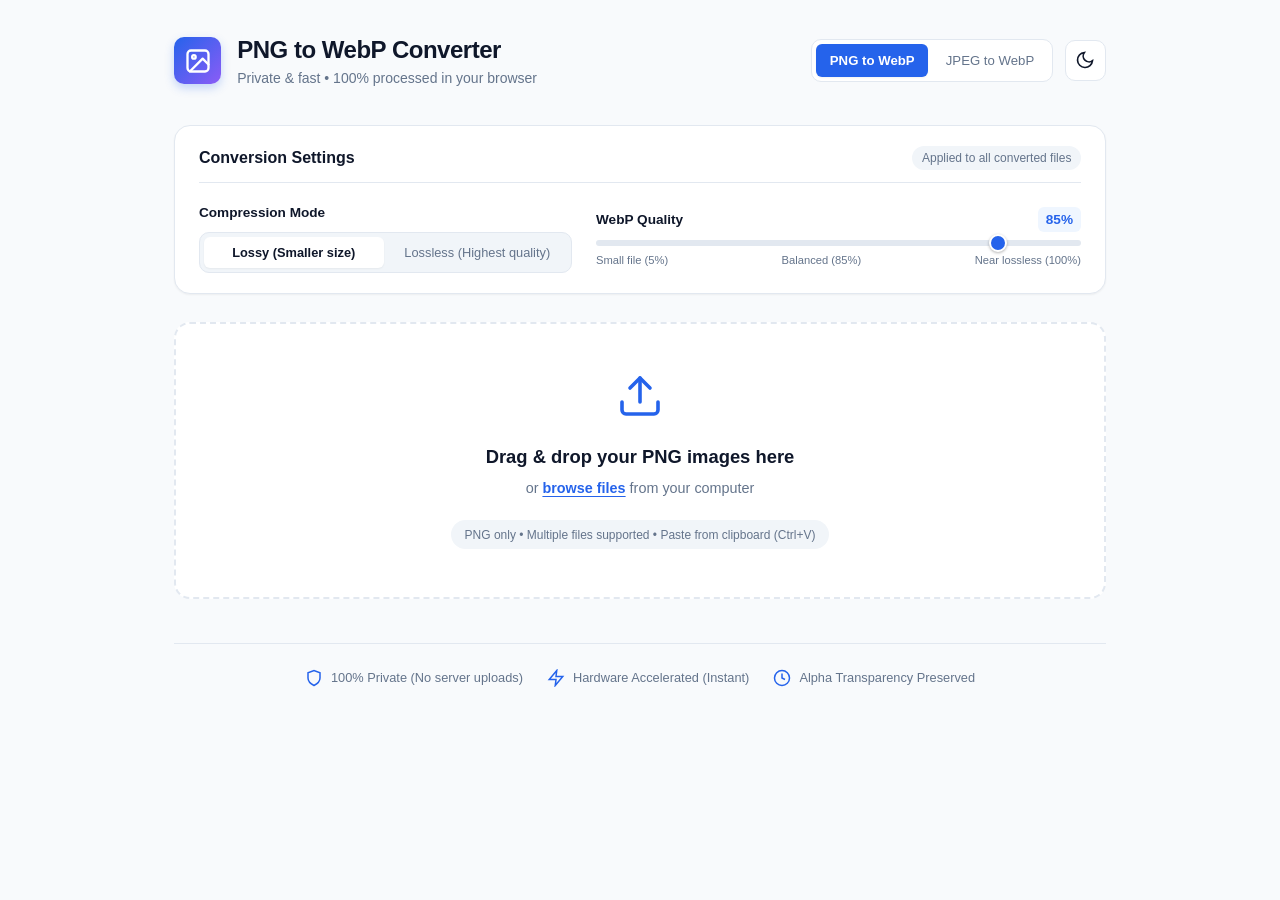
<file: day_2-frontend/index.html>
<!DOCTYPE html>
<html lang="en">
<head>
  <meta charset="UTF-8">
  <meta name="viewport" content="width=device-width, initial-scale=1.0">
  <title>PNG to WebP Converter | 100% Client-Side & Fast</title>
  <meta name="description" content="Free, secure, client-side PNG to WebP converter. No uploads to server, batch conversion, quality adjustments, and side-by-side comparison.">
  <link rel="stylesheet" href="style.css">
</head>
<body>
  <div class="app-container">
    <!-- Header -->
    <header class="app-header">
      <div class="brand">
        <div class="brand-icon">
          <svg viewBox="0 0 24 24" width="28" height="28" fill="none" stroke="currentColor" stroke-width="2" stroke-linecap="round" stroke-linejoin="round">
            <rect x="3" y="3" width="18" height="18" rx="3" ry="3"></rect>
            <circle cx="8.5" cy="8.5" r="1.5"></circle>
            <polyline points="21 15 16 10 5 21"></polyline>
          </svg>
        </div>
        <div class="brand-text">
          <h1>PNG to WebP Converter</h1>
          <p class="subtitle">Private & fast &bull; 100% processed in your browser</p>
        </div>
      </div>

      <div class="header-actions">
        <nav class="nav-tabs" aria-label="Tool Navigation">
          <a href="index.html" class="nav-tab active">PNG to WebP</a>
          <a href="jpeg-to-webp.html" class="nav-tab">JPEG to WebP</a>
        </nav>
        <button id="themeToggleBtn" class="icon-btn" aria-label="Toggle dark/light theme" title="Toggle theme">
          <svg id="themeIconSun" class="theme-icon" viewBox="0 0 24 24" width="20" height="20" fill="none" stroke="currentColor" stroke-width="2">
            <circle cx="12" cy="12" r="5"></circle>
            <line x1="12" y1="1" x2="12" y2="3"></line>
            <line x1="12" y1="21" x2="12" y2="23"></line>
            <line x1="4.22" y1="4.22" x2="5.64" y2="5.64"></line>
            <line x1="18.36" y1="18.36" x2="19.78" y2="19.78"></line>
            <line x1="1" y1="12" x2="3" y2="12"></line>
            <line x1="21" y1="12" x2="23" y2="12"></line>
            <line x1="4.22" y1="19.78" x2="5.64" y2="18.36"></line>
            <line x1="18.36" y1="5.64" x2="19.78" y2="4.22"></line>
          </svg>
          <svg id="themeIconMoon" class="theme-icon" viewBox="0 0 24 24" width="20" height="20" fill="none" stroke="currentColor" stroke-width="2">
            <path d="M21 12.79A9 9 0 1 1 11.21 3 7 7 0 0 0 21 12.79z"></path>
          </svg>
        </button>
      </div>
    </header>

    <!-- Settings Toolbar -->
    <section class="settings-card">
      <div class="settings-header">
        <h2>Conversion Settings</h2>
        <span class="settings-badge">Applied to all converted files</span>
      </div>

      <div class="settings-grid">
        <!-- Compression Mode Toggle -->
        <div class="setting-item">
          <label class="setting-label">Compression Mode</label>
          <div class="toggle-group" role="radiogroup" aria-label="Compression Mode">
            <button type="button" class="toggle-option active" data-mode="lossy" id="modeLossyBtn">
              Lossy (Smaller size)
            </button>
            <button type="button" class="toggle-option" data-mode="lossless" id="modeLosslessBtn">
              Lossless (Highest quality)
            </button>
          </div>
        </div>

        <!-- Quality Slider (Enabled when lossy) -->
        <div class="setting-item" id="qualitySettingItem">
          <div class="setting-label-row">
            <label for="qualitySlider" class="setting-label">WebP Quality</label>
            <span class="quality-value" id="qualityDisplay">85%</span>
          </div>
          <div class="slider-wrapper">
            <input type="range" id="qualitySlider" min="5" max="100" value="85" step="1">
            <div class="slider-ticks">
              <span>Small file (5%)</span>
              <span>Balanced (85%)</span>
              <span>Near lossless (100%)</span>
            </div>
          </div>
        </div>
      </div>
    </section>

    <!-- Upload Drop Zone -->
    <section class="upload-section">
      <div class="drop-zone" id="dropZone" tabindex="0" role="button" aria-label="Drop PNG images here or click to browse">
        <input type="file" id="fileInput" accept="image/png" multiple hidden>
        <div class="drop-icon">
          <svg viewBox="0 0 24 24" width="48" height="48" fill="none" stroke="currentColor" stroke-width="1.8" stroke-linecap="round" stroke-linejoin="round">
            <path d="M21 15v4a2 2 0 0 1-2 2H5a2 2 0 0 1-2-2v-4"></path>
            <polyline points="17 8 12 3 7 8"></polyline>
            <line x1="12" y1="3" x2="12" y2="15"></line>
          </svg>
        </div>
        <p class="drop-title">Drag & drop your PNG images here</p>
        <p class="drop-subtitle">or <span class="highlight-browse">browse files</span> from your computer</p>
        <div class="drop-hint">
          <span>PNG only &bull; Multiple files supported &bull; Paste from clipboard (Ctrl+V)</span>
        </div>
      </div>
    </section>

    <!-- Global Progress / Status Bar -->
    <div id="conversionProgressBar" class="progress-bar-container hidden">
      <div class="progress-info">
        <span id="progressText">Converting images...</span>
        <span id="progressPercent">0%</span>
      </div>
      <div class="progress-track">
        <div id="progressFill" class="progress-fill"></div>
      </div>
    </div>

    <!-- Active Single Image Comparison View -->
    <section id="comparisonSection" class="comparison-section hidden">
      <div class="comparison-header">
        <div>
          <h2 id="comparisonTitle">Image Comparison</h2>
          <p class="section-desc" id="comparisonSubtitle">Inspect quality and size reduction side-by-side</p>
        </div>
        <div class="comparison-badges" id="comparisonStatsBadge">
          <!-- Populated by JS -->
        </div>
      </div>

      <div class="comparison-grid">
        <!-- Original PNG card -->
        <div class="image-preview-card">
          <div class="preview-card-header">
            <span class="preview-tag tag-png">Original PNG</span>
            <span class="preview-filesize" id="originalFileSize">-</span>
          </div>
          <div class="preview-canvas-wrapper checkerboard-bg">
            <img id="originalPreviewImg" alt="Original PNG Preview">
          </div>
          <div class="preview-card-footer">
            <span id="originalDimensions">-</span>
          </div>
        </div>

        <!-- Converted WebP card -->
        <div class="image-preview-card">
          <div class="preview-card-header">
            <span class="preview-tag tag-webp">Converted WebP</span>
            <span class="preview-filesize" id="convertedFileSize">-</span>
          </div>
          <div class="preview-canvas-wrapper checkerboard-bg">
            <img id="convertedPreviewImg" alt="Converted WebP Preview">
          </div>
          <div class="preview-card-footer flex-between">
            <span id="convertedDimensions">-</span>
            <a id="singleDownloadBtn" class="btn btn-primary btn-sm" download="converted.webp">
              <svg viewBox="0 0 24 24" width="16" height="16" fill="none" stroke="currentColor" stroke-width="2">
                <path d="M21 15v4a2 2 0 0 1-2 2H5a2 2 0 0 1-2-2v-4"></path>
                <polyline points="7 10 12 15 17 10"></polyline>
                <line x1="12" y1="15" x2="12" y2="3"></line>
              </svg>
              Download WebP
            </a>
          </div>
        </div>
      </div>
    </section>

    <!-- Batch Queue Section -->
    <section id="queueSection" class="queue-section hidden">
      <div class="queue-header">
        <div class="queue-title-group">
          <h2>Conversion Queue (<span id="queueCount">0</span>)</h2>
          <div id="totalSavingsBadge" class="savings-summary-pill hidden">
            <!-- Populated by JS -->
          </div>
        </div>
        <div class="queue-actions">
          <button id="downloadAllZipBtn" class="btn btn-primary">
            <svg viewBox="0 0 24 24" width="16" height="16" fill="none" stroke="currentColor" stroke-width="2">
              <path d="M21 15v4a2 2 0 0 1-2 2H5a2 2 0 0 1-2-2v-4"></path>
              <polyline points="7 10 12 15 17 10"></polyline>
              <line x1="12" y1="15" x2="12" y2="3"></line>
            </svg>
            Download All (.zip)
          </button>
          <button id="clearAllBtn" class="btn btn-secondary">
            <svg viewBox="0 0 24 24" width="16" height="16" fill="none" stroke="currentColor" stroke-width="2">
              <polyline points="3 6 5 6 21 6"></polyline>
              <path d="M19 6v14a2 2 0 0 1-2 2H7a2 2 0 0 1-2-2V6m3 0V4a2 2 0 0 1 2-2h4a2 2 0 0 1 2 2v2"></path>
            </svg>
            Clear All
          </button>
        </div>
      </div>

      <div class="queue-list" id="queueList">
        <!-- Rendered dynamically -->
      </div>
    </section>

    <!-- Footer Features / Privacy info -->
    <footer class="app-footer">
      <div class="feature-pills">
        <div class="feature-item">
          <svg viewBox="0 0 24 24" width="18" height="18" fill="none" stroke="currentColor" stroke-width="2">
            <path d="M12 22s8-4 8-10V5l-8-3-8 3v7c0 6 8 10 8 10z"></path>
          </svg>
          <span>100% Private (No server uploads)</span>
        </div>
        <div class="feature-item">
          <svg viewBox="0 0 24 24" width="18" height="18" fill="none" stroke="currentColor" stroke-width="2">
            <polygon points="13 2 3 14 12 14 11 22 21 10 12 10 13 2"></polygon>
          </svg>
          <span>Hardware Accelerated (Instant)</span>
        </div>
        <div class="feature-item">
          <svg viewBox="0 0 24 24" width="18" height="18" fill="none" stroke="currentColor" stroke-width="2">
            <circle cx="12" cy="12" r="10"></circle>
            <polyline points="12 6 12 12 16 14"></polyline>
          </svg>
          <span>Alpha Transparency Preserved</span>
        </div>
      </div>
    </footer>
  </div>

  <script src="app.js"></script>
</body>
</html>
</file>
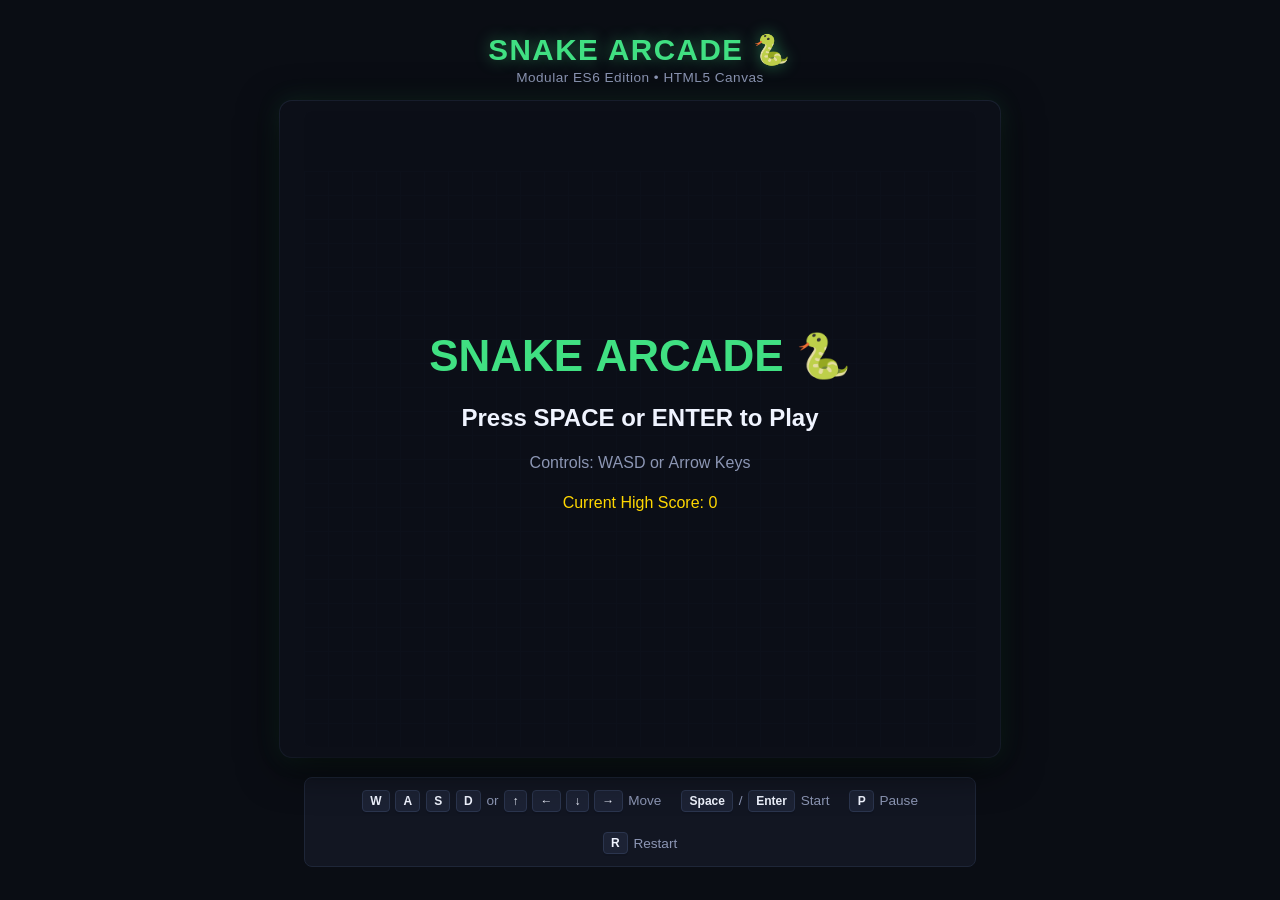
<file: snake_game_modular_js/index.html>
<!DOCTYPE html>
<html lang="en">
<head>
    <meta charset="UTF-8">
    <meta name="viewport" content="width=device-width, initial-scale=1.0, maximum-scale=1.0, user-scalable=no">
    <title>Snake Arcade 🐍 (Modular Web Edition)</title>
    <link rel="stylesheet" href="style.css">
</head>
<body>
    <div class="arcade-wrapper">
        <!-- Arcade Header -->
        <header class="arcade-header">
            <h1 class="arcade-title">SNAKE ARCADE 🐍</h1>
            <p class="arcade-subtitle">Modular ES6 Edition • HTML5 Canvas</p>
        </header>

        <!-- Cabinet Screen Frame -->
        <main class="screen-container">
            <canvas id="gameCanvas" width="672" height="636" aria-label="Snake Game Board"></canvas>
        </main>

        <!-- Controls Section -->
        <footer class="controls-section">
            <!-- Desktop Keyboard Cheat-Sheet -->
            <div class="key-hints">
                <div class="key-group">
                    <kbd>W</kbd><kbd>A</kbd><kbd>S</kbd><kbd>D</kbd> or <kbd>↑</kbd><kbd>←</kbd><kbd>↓</kbd><kbd>→</kbd>
                    <span>Move</span>
                </div>
                <div class="key-group">
                    <kbd>Space</kbd> / <kbd>Enter</kbd>
                    <span>Start</span>
                </div>
                <div class="key-group">
                    <kbd>P</kbd>
                    <span>Pause</span>
                </div>
                <div class="key-group">
                    <kbd>R</kbd>
                    <span>Restart</span>
                </div>
            </div>

            <!-- Virtual Touch / Mobile D-Pad Controls -->
            <div class="virtual-controls" aria-label="Mobile Gamepad Controls">
                <div class="d-pad">
                    <button type="button" class="pad-btn up" data-action="UP" aria-label="Up">▲</button>
                    <button type="button" class="pad-btn left" data-action="LEFT" aria-label="Left">◀</button>
                    <button type="button" class="pad-btn down" data-action="DOWN" aria-label="Down">▼</button>
                    <button type="button" class="pad-btn right" data-action="RIGHT" aria-label="Right">▶</button>
                </div>

                <div class="action-buttons">
                    <button type="button" class="action-btn accent" data-action="START">Play / Resume</button>
                    <button type="button" class="action-btn" data-action="RESTART">Restart (R)</button>
                </div>
            </div>
        </footer>
    </div>

    <!-- Modular Application Script -->
    <script type="module" src="./main.js"></script>
</body>
</html>
</file>
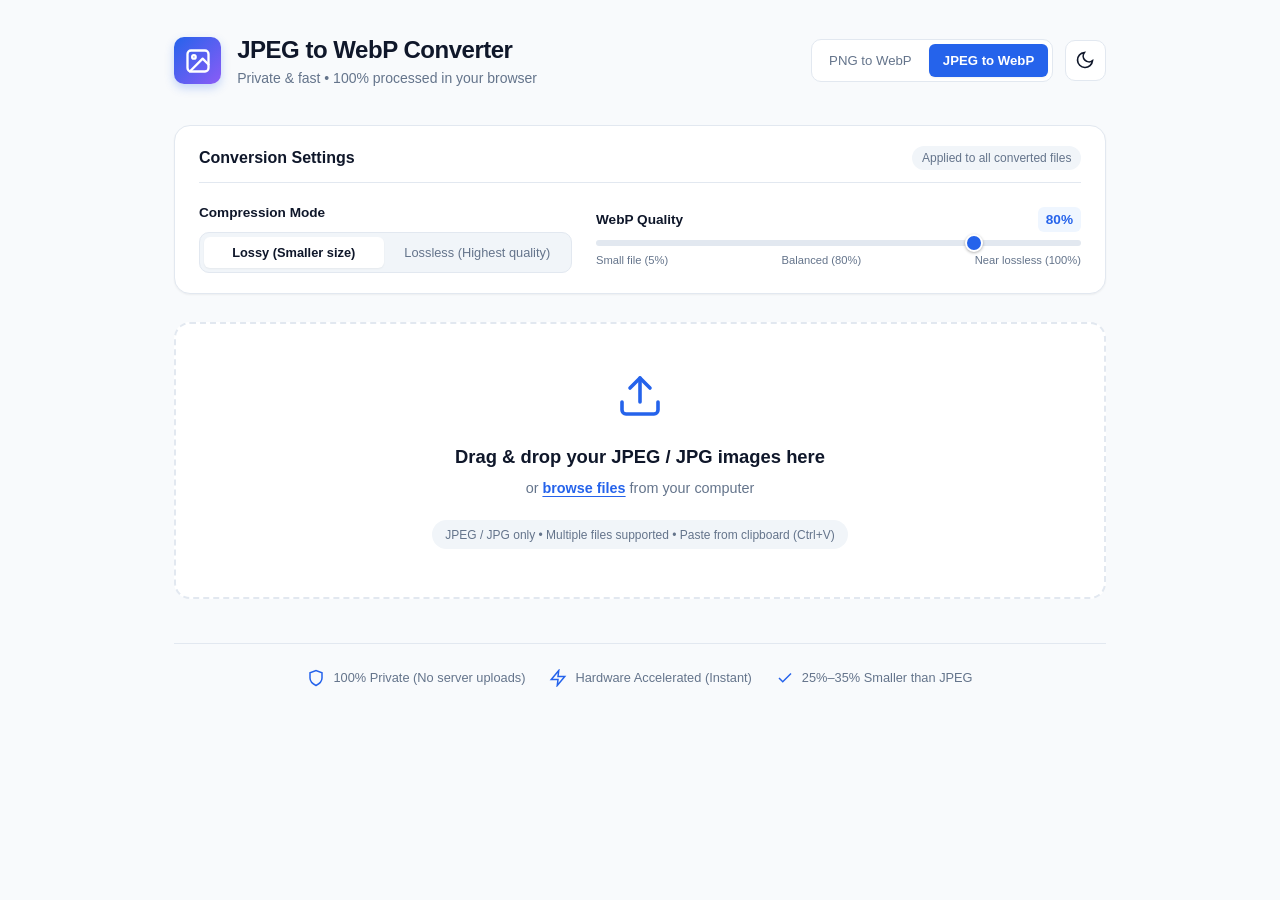
<file: day_2-frontend/jpeg-to-webp.html>
<!DOCTYPE html>
<html lang="en">
<head>
  <meta charset="UTF-8">
  <meta name="viewport" content="width=device-width, initial-scale=1.0">
  <title>JPEG to WebP Converter | 100% Client-Side & Fast</title>
  <meta name="description" content="Free, secure, client-side JPEG to WebP converter. No uploads to server, batch conversion, quality adjustments, and side-by-side comparison.">
  <link rel="stylesheet" href="style.css">
</head>
<body>
  <div class="app-container">
    <!-- Header -->
    <header class="app-header">
      <div class="brand">
        <div class="brand-icon">
          <svg viewBox="0 0 24 24" width="28" height="28" fill="none" stroke="currentColor" stroke-width="2" stroke-linecap="round" stroke-linejoin="round">
            <rect x="3" y="3" width="18" height="18" rx="3" ry="3"></rect>
            <circle cx="8.5" cy="8.5" r="1.5"></circle>
            <polyline points="21 15 16 10 5 21"></polyline>
          </svg>
        </div>
        <div class="brand-text">
          <h1>JPEG to WebP Converter</h1>
          <p class="subtitle">Private & fast &bull; 100% processed in your browser</p>
        </div>
      </div>

      <div class="header-actions">
        <nav class="nav-tabs" aria-label="Tool Navigation">
          <a href="index.html" class="nav-tab">PNG to WebP</a>
          <a href="jpeg-to-webp.html" class="nav-tab active">JPEG to WebP</a>
        </nav>

        <button id="themeToggleBtn" class="icon-btn" aria-label="Toggle dark/light theme" title="Toggle theme">
          <svg id="themeIconSun" class="theme-icon" viewBox="0 0 24 24" width="20" height="20" fill="none" stroke="currentColor" stroke-width="2">
            <circle cx="12" cy="12" r="5"></circle>
            <line x1="12" y1="1" x2="12" y2="3"></line>
            <line x1="12" y1="21" x2="12" y2="23"></line>
            <line x1="4.22" y1="4.22" x2="5.64" y2="5.64"></line>
            <line x1="18.36" y1="18.36" x2="19.78" y2="19.78"></line>
            <line x1="1" y1="12" x2="3" y2="12"></line>
            <line x1="21" y1="12" x2="23" y2="12"></line>
            <line x1="4.22" y1="19.78" x2="5.64" y2="18.36"></line>
            <line x1="18.36" y1="5.64" x2="19.78" y2="4.22"></line>
          </svg>
          <svg id="themeIconMoon" class="theme-icon" viewBox="0 0 24 24" width="20" height="20" fill="none" stroke="currentColor" stroke-width="2">
            <path d="M21 12.79A9 9 0 1 1 11.21 3 7 7 0 0 0 21 12.79z"></path>
          </svg>
        </button>
      </div>
    </header>

    <!-- Settings Toolbar -->
    <section class="settings-card">
      <div class="settings-header">
        <h2>Conversion Settings</h2>
        <span class="settings-badge">Applied to all converted files</span>
      </div>

      <div class="settings-grid">
        <!-- Compression Mode Toggle -->
        <div class="setting-item">
          <label class="setting-label">Compression Mode</label>
          <div class="toggle-group" role="radiogroup" aria-label="Compression Mode">
            <button type="button" class="toggle-option active" data-mode="lossy" id="modeLossyBtn">
              Lossy (Smaller size)
            </button>
            <button type="button" class="toggle-option" data-mode="lossless" id="modeLosslessBtn">
              Lossless (Highest quality)
            </button>
          </div>
        </div>

        <!-- Quality Slider (Enabled when lossy) -->
        <div class="setting-item" id="qualitySettingItem">
          <div class="setting-label-row">
            <label for="qualitySlider" class="setting-label">WebP Quality</label>
            <span class="quality-value" id="qualityDisplay">80%</span>
          </div>
          <div class="slider-wrapper">
            <input type="range" id="qualitySlider" min="5" max="100" value="80" step="1">
            <div class="slider-ticks">
              <span>Small file (5%)</span>
              <span>Balanced (80%)</span>
              <span>Near lossless (100%)</span>
            </div>
          </div>
        </div>
      </div>
    </section>

    <!-- Upload Drop Zone -->
    <section class="upload-section">
      <div class="drop-zone" id="dropZone" tabindex="0" role="button" aria-label="Drop JPEG images here or click to browse">
        <input type="file" id="fileInput" accept="image/jpeg,image/jpg" multiple hidden>
        <div class="drop-icon">
          <svg viewBox="0 0 24 24" width="48" height="48" fill="none" stroke="currentColor" stroke-width="1.8" stroke-linecap="round" stroke-linejoin="round">
            <path d="M21 15v4a2 2 0 0 1-2 2H5a2 2 0 0 1-2-2v-4"></path>
            <polyline points="17 8 12 3 7 8"></polyline>
            <line x1="12" y1="3" x2="12" y2="15"></line>
          </svg>
        </div>
        <p class="drop-title">Drag & drop your JPEG / JPG images here</p>
        <p class="drop-subtitle">or <span class="highlight-browse">browse files</span> from your computer</p>
        <div class="drop-hint">
          <span>JPEG / JPG only &bull; Multiple files supported &bull; Paste from clipboard (Ctrl+V)</span>
        </div>
      </div>
    </section>

    <!-- Global Progress / Status Bar -->
    <div id="conversionProgressBar" class="progress-bar-container hidden">
      <div class="progress-info">
        <span id="progressText">Converting images...</span>
        <span id="progressPercent">0%</span>
      </div>
      <div class="progress-track">
        <div id="progressFill" class="progress-fill"></div>
      </div>
    </div>

    <!-- Active Single Image Comparison View -->
    <section id="comparisonSection" class="comparison-section hidden">
      <div class="comparison-header">
        <div>
          <h2 id="comparisonTitle">Image Comparison</h2>
          <p class="section-desc" id="comparisonSubtitle">Inspect quality and size reduction side-by-side</p>
        </div>
        <div class="comparison-badges" id="comparisonStatsBadge">
          <!-- Populated by JS -->
        </div>
      </div>

      <div class="comparison-grid">
        <!-- Original JPEG card -->
        <div class="image-preview-card">
          <div class="preview-card-header">
            <span class="preview-tag tag-jpeg">Original JPEG</span>
            <span class="preview-filesize" id="originalFileSize">-</span>
          </div>
          <div class="preview-canvas-wrapper checkerboard-bg">
            <img id="originalPreviewImg" alt="Original JPEG Preview">
          </div>
          <div class="preview-card-footer">
            <span id="originalDimensions">-</span>
          </div>
        </div>

        <!-- Converted WebP card -->
        <div class="image-preview-card">
          <div class="preview-card-header">
            <span class="preview-tag tag-webp">Converted WebP</span>
            <span class="preview-filesize" id="convertedFileSize">-</span>
          </div>
          <div class="preview-canvas-wrapper checkerboard-bg">
            <img id="convertedPreviewImg" alt="Converted WebP Preview">
          </div>
          <div class="preview-card-footer flex-between">
            <span id="convertedDimensions">-</span>
            <a id="singleDownloadBtn" class="btn btn-primary btn-sm" download="converted.webp">
              <svg viewBox="0 0 24 24" width="16" height="16" fill="none" stroke="currentColor" stroke-width="2">
                <path d="M21 15v4a2 2 0 0 1-2 2H5a2 2 0 0 1-2-2v-4"></path>
                <polyline points="7 10 12 15 17 10"></polyline>
                <line x1="12" y1="15" x2="12" y2="3"></line>
              </svg>
              Download WebP
            </a>
          </div>
        </div>
      </div>
    </section>

    <!-- Batch Queue Section -->
    <section id="queueSection" class="queue-section hidden">
      <div class="queue-header">
        <div class="queue-title-group">
          <h2>Conversion Queue (<span id="queueCount">0</span>)</h2>
          <div id="totalSavingsBadge" class="savings-summary-pill hidden">
            <!-- Populated by JS -->
          </div>
        </div>
        <div class="queue-actions">
          <button id="downloadAllZipBtn" class="btn btn-primary">
            <svg viewBox="0 0 24 24" width="16" height="16" fill="none" stroke="currentColor" stroke-width="2">
              <path d="M21 15v4a2 2 0 0 1-2 2H5a2 2 0 0 1-2-2v-4"></path>
              <polyline points="7 10 12 15 17 10"></polyline>
              <line x1="12" y1="15" x2="12" y2="3"></line>
            </svg>
            Download All (.zip)
          </button>
          <button id="clearAllBtn" class="btn btn-secondary">
            <svg viewBox="0 0 24 24" width="16" height="16" fill="none" stroke="currentColor" stroke-width="2">
              <polyline points="3 6 5 6 21 6"></polyline>
              <path d="M19 6v14a2 2 0 0 1-2 2H7a2 2 0 0 1-2-2V6m3 0V4a2 2 0 0 1 2-2h4a2 2 0 0 1 2 2v2"></path>
            </svg>
            Clear All
          </button>
        </div>
      </div>

      <div class="queue-list" id="queueList">
        <!-- Rendered dynamically -->
      </div>
    </section>

    <!-- Footer Features / Privacy info -->
    <footer class="app-footer">
      <div class="feature-pills">
        <div class="feature-item">
          <svg viewBox="0 0 24 24" width="18" height="18" fill="none" stroke="currentColor" stroke-width="2">
            <path d="M12 22s8-4 8-10V5l-8-3-8 3v7c0 6 8 10 8 10z"></path>
          </svg>
          <span>100% Private (No server uploads)</span>
        </div>
        <div class="feature-item">
          <svg viewBox="0 0 24 24" width="18" height="18" fill="none" stroke="currentColor" stroke-width="2">
            <polygon points="13 2 3 14 12 14 11 22 21 10 12 10 13 2"></polygon>
          </svg>
          <span>Hardware Accelerated (Instant)</span>
        </div>
        <div class="feature-item">
          <svg viewBox="0 0 24 24" width="18" height="18" fill="none" stroke="currentColor" stroke-width="2">
            <polyline points="20 6 9 17 4 12"></polyline>
          </svg>
          <span>25%–35% Smaller than JPEG</span>
        </div>
      </div>
    </footer>
  </div>

  <script src="jpeg-app.js"></script>
</body>
</html>
</file>
<file: day_2-frontend/style.css>
/* ==========================================================================
   CSS Variables & Theme Setup
   ========================================================================== */
:root {
  --font-family: -apple-system, BlinkMacSystemFont, "Segoe UI", Roboto, Helvetica, Arial, sans-serif;
  
  /* Light Theme (Default) */
  --bg-primary: #f8fafc;
  --bg-surface: #ffffff;
  --bg-subtle: #f1f5f9;
  --bg-hover: #e2e8f0;
  
  --border-color: #e2e8f0;
  --border-focus: #3b82f6;
  
  --text-main: #0f172a;
  --text-muted: #64748b;
  --text-inverse: #ffffff;
  
  --primary: #2563eb;
  --primary-hover: #1d4ed8;
  --primary-subtle: #eff6ff;
  
  --success: #16a34a;
  --success-bg: #dcfce7;
  --warning: #d97706;
  --warning-bg: #fef3c7;
  --danger: #dc2626;
  --danger-bg: #fee2e2;

  --radius-sm: 6px;
  --radius-md: 10px;
  --radius-lg: 16px;
  --radius-full: 9999px;

  --shadow-sm: 0 1px 2px rgba(0, 0, 0, 0.05);
  --shadow-md: 0 4px 6px -1px rgba(0, 0, 0, 0.08), 0 2px 4px -2px rgba(0, 0, 0, 0.05);
  --shadow-lg: 0 10px 15px -3px rgba(0, 0, 0, 0.08), 0 4px 6px -4px rgba(0, 0, 0, 0.05);

  --checker-size: 16px;
  --checker-1: #ffffff;
  --checker-2: #e2e8f0;

  --transition-fast: 0.15s ease;
  --transition-normal: 0.25s ease;
}

[data-theme="dark"] {
  --bg-primary: #0b0f19;
  --bg-surface: #111827;
  --bg-subtle: #1f2937;
  --bg-hover: #374151;

  --border-color: #2e384d;
  --border-focus: #60a5fa;

  --text-main: #f9fafb;
  --text-muted: #9ca3af;
  --text-inverse: #0f172a;

  --primary: #3b82f6;
  --primary-hover: #60a5fa;
  --primary-subtle: #1e293b;

  --success: #22c55e;
  --success-bg: #14532d;
  --warning: #f59e0b;
  --warning-bg: #78350f;
  --danger: #ef4444;
  --danger-bg: #7f1d1d;

  --checker-1: #1e293b;
  --checker-2: #0f172a;

  --shadow-sm: 0 1px 2px rgba(0, 0, 0, 0.3);
  --shadow-md: 0 4px 8px rgba(0, 0, 0, 0.4);
  --shadow-lg: 0 10px 20px rgba(0, 0, 0, 0.5);
}

/* ==========================================================================
   Base & Reset
   ========================================================================== */
* {
  box-sizing: border-box;
  margin: 0;
  padding: 0;
}

body {
  font-family: var(--font-family);
  background-color: var(--bg-primary);
  color: var(--text-main);
  line-height: 1.5;
  -webkit-font-smoothing: antialiased;
  min-height: 100vh;
  display: flex;
  flex-direction: column;
  transition: background-color var(--transition-normal), color var(--transition-normal);
}

.app-container {
  max-width: 980px;
  width: 100%;
  margin: 0 auto;
  padding: 2rem 1.5rem 4rem;
  display: flex;
  flex-direction: column;
  gap: 1.75rem;
}

/* ==========================================================================
   Header
   ========================================================================== */
.app-header {
  display: flex;
  align-items: center;
  justify-content: space-between;
  flex-wrap: wrap;
  gap: 1rem;
  padding-bottom: 0.5rem;
}

.header-actions {
  display: flex;
  align-items: center;
  gap: 0.75rem;
  flex-wrap: wrap;
}

.nav-tabs {
  display: flex;
  background: var(--bg-surface);
  border: 1px solid var(--border-color);
  border-radius: var(--radius-md);
  padding: 0.25rem;
  gap: 0.25rem;
}

.nav-tab {
  display: inline-flex;
  align-items: center;
  padding: 0.4rem 0.85rem;
  font-size: 0.825rem;
  font-weight: 500;
  color: var(--text-muted);
  border-radius: var(--radius-sm);
  text-decoration: none;
  transition: all var(--transition-fast);
  white-space: nowrap;
}

.nav-tab:hover {
  color: var(--text-main);
  background: var(--bg-subtle);
}

.nav-tab.active {
  background: var(--primary);
  color: #ffffff;
  font-weight: 600;
  box-shadow: var(--shadow-sm);
}

.brand {
  display: flex;
  align-items: center;
  gap: 1rem;
}

.brand-icon {
  background: linear-gradient(135deg, var(--primary), #8b5cf6);
  color: #ffffff;
  padding: 0.6rem;
  border-radius: var(--radius-md);
  display: flex;
  align-items: center;
  justify-content: center;
  box-shadow: 0 4px 10px rgba(37, 99, 235, 0.25);
}

.brand-text h1 {
  font-size: 1.5rem;
  font-weight: 700;
  letter-spacing: -0.02em;
}

.subtitle {
  font-size: 0.875rem;
  color: var(--text-muted);
}

.icon-btn {
  background: var(--bg-surface);
  border: 1px solid var(--border-color);
  color: var(--text-main);
  cursor: pointer;
  padding: 0.6rem;
  border-radius: var(--radius-md);
  display: inline-flex;
  align-items: center;
  justify-content: center;
  transition: background-color var(--transition-fast), border-color var(--transition-fast), transform 0.1s ease;
}

.icon-btn:hover {
  background: var(--bg-subtle);
  border-color: var(--text-muted);
}

.icon-btn:active {
  transform: scale(0.95);
}

/* Dark mode icon visibility */
[data-theme="dark"] #themeIconMoon {
  display: none;
}
[data-theme="dark"] #themeIconSun {
  display: block;
}
:root:not([data-theme="dark"]) #themeIconMoon {
  display: block;
}
:root:not([data-theme="dark"]) #themeIconSun {
  display: none;
}

/* ==========================================================================
   Settings Card
   ========================================================================== */
.settings-card {
  background: var(--bg-surface);
  border: 1px solid var(--border-color);
  border-radius: var(--radius-lg);
  padding: 1.25rem 1.5rem;
  box-shadow: var(--shadow-sm);
}

.settings-header {
  display: flex;
  align-items: center;
  justify-content: space-between;
  margin-bottom: 1.25rem;
  padding-bottom: 0.75rem;
  border-bottom: 1px solid var(--border-color);
}

.settings-header h2 {
  font-size: 1rem;
  font-weight: 600;
}

.settings-badge {
  font-size: 0.75rem;
  color: var(--text-muted);
  background: var(--bg-subtle);
  padding: 0.2rem 0.6rem;
  border-radius: var(--radius-full);
}

.settings-grid {
  display: grid;
  grid-template-columns: 1fr 1.3fr;
  gap: 1.5rem;
  align-items: center;
}

@media (max-width: 640px) {
  .settings-grid {
    grid-template-columns: 1fr;
    gap: 1.25rem;
  }
}

.setting-item {
  display: flex;
  flex-direction: column;
  gap: 0.5rem;
}

.setting-label {
  font-size: 0.85rem;
  font-weight: 600;
  color: var(--text-main);
}

.setting-label-row {
  display: flex;
  justify-content: space-between;
  align-items: center;
}

.quality-value {
  font-size: 0.85rem;
  font-weight: 700;
  color: var(--primary);
  background: var(--primary-subtle);
  padding: 0.15rem 0.5rem;
  border-radius: var(--radius-sm);
}

/* Toggle Group for Lossy / Lossless */
.toggle-group {
  display: flex;
  background: var(--bg-subtle);
  padding: 0.25rem;
  border-radius: var(--radius-md);
  border: 1px solid var(--border-color);
  gap: 0.25rem;
}

.toggle-option {
  flex: 1;
  background: transparent;
  border: none;
  padding: 0.5rem 0.75rem;
  font-size: 0.8rem;
  font-weight: 500;
  color: var(--text-muted);
  border-radius: var(--radius-sm);
  cursor: pointer;
  transition: all var(--transition-fast);
  text-align: center;
  white-space: nowrap;
}

.toggle-option.active {
  background: var(--bg-surface);
  color: var(--text-main);
  font-weight: 600;
  box-shadow: var(--shadow-sm);
}

/* Slider */
.slider-wrapper {
  display: flex;
  flex-direction: column;
  gap: 0.35rem;
}

input[type="range"] {
  -webkit-appearance: none;
  appearance: none;
  width: 100%;
  height: 6px;
  background: var(--bg-hover);
  border-radius: var(--radius-full);
  outline: none;
  cursor: pointer;
}

input[type="range"]::-webkit-slider-thumb {
  -webkit-appearance: none;
  appearance: none;
  width: 18px;
  height: 18px;
  border-radius: 50%;
  background: var(--primary);
  border: 2px solid var(--bg-surface);
  box-shadow: 0 1px 3px rgba(0, 0, 0, 0.3);
  transition: transform 0.1s ease;
}

input[type="range"]::-webkit-slider-thumb:hover {
  transform: scale(1.15);
}

input[type="range"]::-moz-range-thumb {
  width: 18px;
  height: 18px;
  border-radius: 50%;
  background: var(--primary);
  border: 2px solid var(--bg-surface);
  box-shadow: 0 1px 3px rgba(0, 0, 0, 0.3);
  cursor: pointer;
}

.slider-ticks {
  display: flex;
  justify-content: space-between;
  font-size: 0.7rem;
  color: var(--text-muted);
}

.setting-item.disabled {
  opacity: 0.45;
  pointer-events: none;
}

/* ==========================================================================
   Upload Drop Zone
   ========================================================================== */
.upload-section {
  width: 100%;
}

.drop-zone {
  background: var(--bg-surface);
  border: 2px dashed var(--border-color);
  border-radius: var(--radius-lg);
  padding: 3rem 1.5rem;
  text-align: center;
  cursor: pointer;
  transition: all var(--transition-normal);
  display: flex;
  flex-direction: column;
  align-items: center;
  justify-content: center;
  gap: 0.5rem;
}

.drop-zone:hover,
.drop-zone:focus-visible {
  border-color: var(--primary);
  background: var(--primary-subtle);
  outline: none;
}

.drop-zone.dragover {
  border-color: var(--primary);
  background: var(--primary-subtle);
  transform: scale(1.01);
  box-shadow: 0 0 0 4px rgba(37, 99, 235, 0.15);
}

.drop-icon {
  color: var(--primary);
  margin-bottom: 0.5rem;
  transition: transform var(--transition-fast);
}

.drop-zone:hover .drop-icon {
  transform: translateY(-3px);
}

.drop-title {
  font-size: 1.15rem;
  font-weight: 600;
  color: var(--text-main);
}

.drop-subtitle {
  font-size: 0.9rem;
  color: var(--text-muted);
}

.highlight-browse {
  color: var(--primary);
  font-weight: 600;
  text-decoration: underline;
  text-underline-offset: 3px;
}

.drop-hint {
  margin-top: 0.75rem;
  font-size: 0.75rem;
  color: var(--text-muted);
  background: var(--bg-subtle);
  padding: 0.35rem 0.85rem;
  border-radius: var(--radius-full);
}

/* ==========================================================================
   Progress Bar
   ========================================================================== */
.progress-bar-container {
  background: var(--bg-surface);
  border: 1px solid var(--border-color);
  border-radius: var(--radius-md);
  padding: 0.75rem 1rem;
  display: flex;
  flex-direction: column;
  gap: 0.4rem;
}

.progress-info {
  display: flex;
  justify-content: space-between;
  font-size: 0.85rem;
  font-weight: 500;
}

.progress-track {
  width: 100%;
  height: 8px;
  background: var(--bg-subtle);
  border-radius: var(--radius-full);
  overflow: hidden;
}

.progress-fill {
  height: 100%;
  width: 0%;
  background: linear-gradient(90deg, var(--primary), #8b5cf6);
  border-radius: var(--radius-full);
  transition: width 0.2s ease;
}

/* ==========================================================================
   Buttons
   ========================================================================== */
.btn {
  display: inline-flex;
  align-items: center;
  justify-content: center;
  gap: 0.5rem;
  padding: 0.6rem 1.1rem;
  font-size: 0.875rem;
  font-weight: 600;
  border-radius: var(--radius-md);
  border: 1px solid transparent;
  cursor: pointer;
  text-decoration: none;
  transition: all var(--transition-fast);
}

.btn:active {
  transform: scale(0.97);
}

.btn-primary {
  background: var(--primary);
  color: #ffffff;
}

.btn-primary:hover {
  background: var(--primary-hover);
}

.btn-secondary {
  background: var(--bg-surface);
  color: var(--text-main);
  border-color: var(--border-color);
}

.btn-secondary:hover {
  background: var(--bg-subtle);
  border-color: var(--text-muted);
}

.btn-sm {
  padding: 0.4rem 0.75rem;
  font-size: 0.8rem;
}

.btn-icon-only {
  padding: 0.45rem;
  border-radius: var(--radius-md);
  color: var(--text-muted);
}

.btn-icon-only:hover {
  color: var(--danger);
  background: var(--danger-bg);
}

/* ==========================================================================
   Side-by-Side Comparison Section
   ========================================================================== */
.comparison-section {
  background: var(--bg-surface);
  border: 1px solid var(--border-color);
  border-radius: var(--radius-lg);
  padding: 1.5rem;
  box-shadow: var(--shadow-sm);
  display: flex;
  flex-direction: column;
  gap: 1.25rem;
}

.comparison-header {
  display: flex;
  align-items: center;
  justify-content: space-between;
  flex-wrap: wrap;
  gap: 0.75rem;
}

.comparison-header h2 {
  font-size: 1.15rem;
  font-weight: 700;
}

.section-desc {
  font-size: 0.85rem;
  color: var(--text-muted);
}

.comparison-badges {
  display: flex;
  align-items: center;
  gap: 0.5rem;
}

.badge-savings {
  display: inline-flex;
  align-items: center;
  gap: 0.35rem;
  padding: 0.3rem 0.75rem;
  font-size: 0.85rem;
  font-weight: 700;
  border-radius: var(--radius-full);
}

.badge-savings.positive {
  background: var(--success-bg);
  color: var(--success);
}

.badge-savings.neutral {
  background: var(--warning-bg);
  color: var(--warning);
}

.badge-savings.negative {
  background: var(--danger-bg);
  color: var(--danger);
}

.comparison-grid {
  display: grid;
  grid-template-columns: 1fr 1fr;
  gap: 1.25rem;
}

@media (max-width: 680px) {
  .comparison-grid {
    grid-template-columns: 1fr;
  }
}

.image-preview-card {
  border: 1px solid var(--border-color);
  border-radius: var(--radius-md);
  overflow: hidden;
  display: flex;
  flex-direction: column;
  background: var(--bg-subtle);
}

.preview-card-header {
  display: flex;
  align-items: center;
  justify-content: space-between;
  padding: 0.6rem 0.9rem;
  background: var(--bg-surface);
  border-bottom: 1px solid var(--border-color);
}

.preview-tag {
  font-size: 0.75rem;
  font-weight: 700;
  text-transform: uppercase;
  letter-spacing: 0.05em;
  padding: 0.15rem 0.5rem;
  border-radius: var(--radius-sm);
}

.tag-png {
  background: #fef3c7;
  color: #b45309;
}

.tag-jpeg {
  background: #ffedd5;
  color: #c2410c;
}

.tag-webp {
  background: #e0e7ff;
  color: #4338ca;
}

[data-theme="dark"] .tag-png {
  background: #78350f;
  color: #fde68a;
}

[data-theme="dark"] .tag-jpeg {
  background: #7c2d12;
  color: #fdba74;
}

[data-theme="dark"] .tag-webp {
  background: #312e81;
  color: #c7d2fe;
}

.preview-filesize {
  font-size: 0.85rem;
  font-weight: 600;
  color: var(--text-main);
}

.preview-canvas-wrapper {
  flex: 1;
  min-height: 260px;
  max-height: 420px;
  display: flex;
  align-items: center;
  justify-content: center;
  overflow: hidden;
  padding: 1rem;
}

.preview-canvas-wrapper img {
  max-width: 100%;
  max-height: 380px;
  object-fit: contain;
  border-radius: var(--radius-sm);
  box-shadow: var(--shadow-sm);
}

.checkerboard-bg {
  background-color: var(--checker-1);
  background-image:
    linear-gradient(45deg, var(--checker-2) 25%, transparent 25%),
    linear-gradient(-45deg, var(--checker-2) 25%, transparent 25%),
    linear-gradient(45deg, transparent 75%, var(--checker-2) 75%),
    linear-gradient(-45deg, transparent 75%, var(--checker-2) 75%);
  background-size: var(--checker-size) var(--checker-size);
  background-position: 0 0, 0 calc(var(--checker-size) / 2), calc(var(--checker-size) / 2) calc(var(--checker-size) / -2), calc(var(--checker-size) / -2) 0px;
}

.preview-card-footer {
  padding: 0.6rem 0.9rem;
  background: var(--bg-surface);
  border-top: 1px solid var(--border-color);
  font-size: 0.8rem;
  color: var(--text-muted);
}

.flex-between {
  display: flex;
  align-items: center;
  justify-content: space-between;
}

/* ==========================================================================
   Batch Queue Section
   ========================================================================== */
.queue-section {
  background: var(--bg-surface);
  border: 1px solid var(--border-color);
  border-radius: var(--radius-lg);
  padding: 1.5rem;
  box-shadow: var(--shadow-sm);
  display: flex;
  flex-direction: column;
  gap: 1rem;
}

.queue-header {
  display: flex;
  align-items: center;
  justify-content: space-between;
  flex-wrap: wrap;
  gap: 1rem;
  padding-bottom: 0.75rem;
  border-bottom: 1px solid var(--border-color);
}

.queue-title-group {
  display: flex;
  align-items: center;
  gap: 0.75rem;
}

.queue-title-group h2 {
  font-size: 1.15rem;
  font-weight: 700;
}

.savings-summary-pill {
  font-size: 0.8rem;
  font-weight: 700;
  background: var(--success-bg);
  color: var(--success);
  padding: 0.2rem 0.65rem;
  border-radius: var(--radius-full);
}

.queue-actions {
  display: flex;
  align-items: center;
  gap: 0.5rem;
}

.queue-list {
  display: flex;
  flex-direction: column;
  gap: 0.6rem;
}

.queue-item {
  display: flex;
  align-items: center;
  justify-content: space-between;
  padding: 0.65rem 0.9rem;
  background: var(--bg-subtle);
  border: 1px solid var(--border-color);
  border-radius: var(--radius-md);
  gap: 1rem;
  transition: all var(--transition-fast);
  cursor: pointer;
}

.queue-item:hover {
  border-color: var(--primary);
  background: var(--bg-surface);
}

.queue-item.active-inspect {
  border-color: var(--primary);
  background: var(--primary-subtle);
  box-shadow: 0 0 0 2px rgba(37, 99, 235, 0.2);
}

.queue-item-left {
  display: flex;
  align-items: center;
  gap: 0.75rem;
  min-width: 0;
  flex: 1;
}

.queue-thumbnail {
  width: 44px;
  height: 44px;
  object-fit: cover;
  border-radius: var(--radius-sm);
  border: 1px solid var(--border-color);
  flex-shrink: 0;
}

.queue-meta {
  min-width: 0;
  display: flex;
  flex-direction: column;
  gap: 0.15rem;
}

.queue-filename {
  font-size: 0.9rem;
  font-weight: 600;
  color: var(--text-main);
  white-space: nowrap;
  overflow: hidden;
  text-overflow: ellipsis;
}

.queue-sizes {
  font-size: 0.775rem;
  color: var(--text-muted);
  display: flex;
  align-items: center;
  gap: 0.35rem;
  flex-wrap: wrap;
}

.queue-arrow {
  color: var(--text-muted);
}

.queue-item-right {
  display: flex;
  align-items: center;
  gap: 0.6rem;
  flex-shrink: 0;
}

.queue-pill {
  font-size: 0.75rem;
  font-weight: 700;
  padding: 0.2rem 0.5rem;
  border-radius: var(--radius-full);
}

.queue-pill.saved {
  background: var(--success-bg);
  color: var(--success);
}

.queue-pill.increased {
  background: var(--warning-bg);
  color: var(--warning);
}

/* ==========================================================================
   Footer
   ========================================================================== */
.app-footer {
  margin-top: 1rem;
  padding-top: 1.5rem;
  border-top: 1px solid var(--border-color);
}

.feature-pills {
  display: flex;
  align-items: center;
  justify-content: center;
  flex-wrap: wrap;
  gap: 1.5rem;
}

.feature-item {
  display: flex;
  align-items: center;
  gap: 0.5rem;
  font-size: 0.8rem;
  color: var(--text-muted);
}

.feature-item svg {
  color: var(--primary);
}

/* Utilities */
.hidden {
  display: none !important;
}
</file>
<file: snake_game_modular_js/style.css>
/*
 * Snake Arcade (Modular Edition) - CSS Stylesheet
 */

:root {
    --bg-dark: #0a0d14;
    --card-bg: #121622;
    --border-color: #1e2638;
    --neon-green: #40e082;
    --neon-gold: #ffd700;
    --neon-red: #ff4b4b;
    --text-primary: #f0f4ff;
    --text-muted: #8c96b4;
    --font-stack: -apple-system, BlinkMacSystemFont, 'Segoe UI', Roboto, Helvetica, Arial, sans-serif;
}

* {
    box-sizing: border-box;
    margin: 0;
    padding: 0;
    user-select: none;
    -webkit-user-select: none;
}

body {
    background-color: var(--bg-dark);
    color: var(--text-primary);
    font-family: var(--font-stack);
    min-height: 100vh;
    display: flex;
    flex-direction: column;
    align-items: center;
    justify-content: center;
    padding: 1.5rem 1rem;
    overflow-x: hidden;
}

.arcade-wrapper {
    display: flex;
    flex-direction: column;
    align-items: center;
    width: 100%;
    max-width: 720px;
}

/* Header branding */
.arcade-header {
    text-align: center;
    margin-bottom: 1rem;
}

.arcade-title {
    font-size: 1.85rem;
    font-weight: 800;
    letter-spacing: 1.5px;
    color: var(--neon-green);
    text-shadow: 0 0 16px rgba(64, 224, 130, 0.45);
    display: flex;
    align-items: center;
    justify-content: center;
    gap: 0.5rem;
}

.arcade-subtitle {
    font-size: 0.85rem;
    color: var(--text-muted);
    letter-spacing: 0.5px;
    margin-top: 0.2rem;
}

/* Cabinet Screen Box */
.screen-container {
    position: relative;
    background-color: #0c0f18;
    border-radius: 12px;
    padding: 10px;
    box-shadow: 0 10px 40px rgba(0, 0, 0, 0.7),
                0 0 0 1px var(--border-color),
                0 0 25px rgba(64, 224, 130, 0.15);
    display: flex;
    justify-content: center;
    align-items: center;
    width: 100%;
}

#gameCanvas {
    display: block;
    border-radius: 8px;
    background-color: #121622;
    width: 100%;
    max-width: 672px;
    height: auto;
    aspect-ratio: 672 / 636;
    image-rendering: pixelated;
}

/* Controls Hint / Virtual Controller Section */
.controls-section {
    width: 100%;
    max-width: 672px;
    margin-top: 1.25rem;
    display: flex;
    flex-direction: column;
    gap: 1rem;
}

/* Keyboard cheat-sheet */
.key-hints {
    display: flex;
    flex-wrap: wrap;
    justify-content: center;
    align-items: center;
    gap: 1.25rem;
    font-size: 0.85rem;
    color: var(--text-muted);
    background-color: var(--card-bg);
    border: 1px solid var(--border-color);
    padding: 0.75rem 1rem;
    border-radius: 8px;
}

.key-group {
    display: flex;
    align-items: center;
    gap: 0.35rem;
}

kbd {
    display: inline-block;
    padding: 0.2rem 0.45rem;
    font-family: inherit;
    font-size: 0.75rem;
    font-weight: 700;
    color: var(--text-primary);
    background: #1c2234;
    border: 1px solid #2b354e;
    border-radius: 4px;
    box-shadow: 0 2px 0 #101420;
}

/* On-Screen Mobile D-Pad & Action Buttons */
.virtual-controls {
    display: none; /* Shown on small screens or touch */
    justify-content: space-between;
    align-items: center;
    width: 100%;
    margin-top: 0.5rem;
}

@media (max-width: 768px), (pointer: coarse) {
    .virtual-controls {
        display: flex;
    }
}

.d-pad {
    display: grid;
    grid-template-columns: repeat(3, 56px);
    grid-template-rows: repeat(3, 52px);
    gap: 6px;
}

.pad-btn {
    background: #192033;
    border: 1px solid #2b354e;
    border-radius: 8px;
    color: var(--text-primary);
    font-size: 1.3rem;
    display: flex;
    align-items: center;
    justify-content: center;
    cursor: pointer;
    box-shadow: 0 3px 0 #0f131f;
    transition: transform 0.05s, background-color 0.1s;
    touch-action: manipulation;
}

.pad-btn:active {
    transform: translateY(2px);
    box-shadow: 0 1px 0 #0f131f;
    background: #25304a;
}

.pad-btn.up    { grid-column: 2; grid-row: 1; }
.pad-btn.left  { grid-column: 1; grid-row: 2; }
.pad-btn.down  { grid-column: 2; grid-row: 3; }
.pad-btn.right { grid-column: 3; grid-row: 2; }

.action-buttons {
    display: flex;
    flex-direction: column;
    gap: 0.75rem;
}

.action-btn {
    background: #1c2234;
    color: var(--text-primary);
    border: 1px solid #2e3852;
    padding: 0.75rem 1.4rem;
    border-radius: 8px;
    font-weight: 700;
    font-size: 0.9rem;
    cursor: pointer;
    box-shadow: 0 3px 0 #0f131f;
    transition: transform 0.05s, background-color 0.1s;
    touch-action: manipulation;
}

.action-btn:active {
    transform: translateY(2px);
    box-shadow: 0 1px 0 #0f131f;
    background: #28344e;
}

.action-btn.accent {
    background: #2d5a3f;
    border-color: var(--neon-green);
    color: #a8ffd2;
}

.action-btn.accent:active {
    background: #1f422e;
}
</file>
